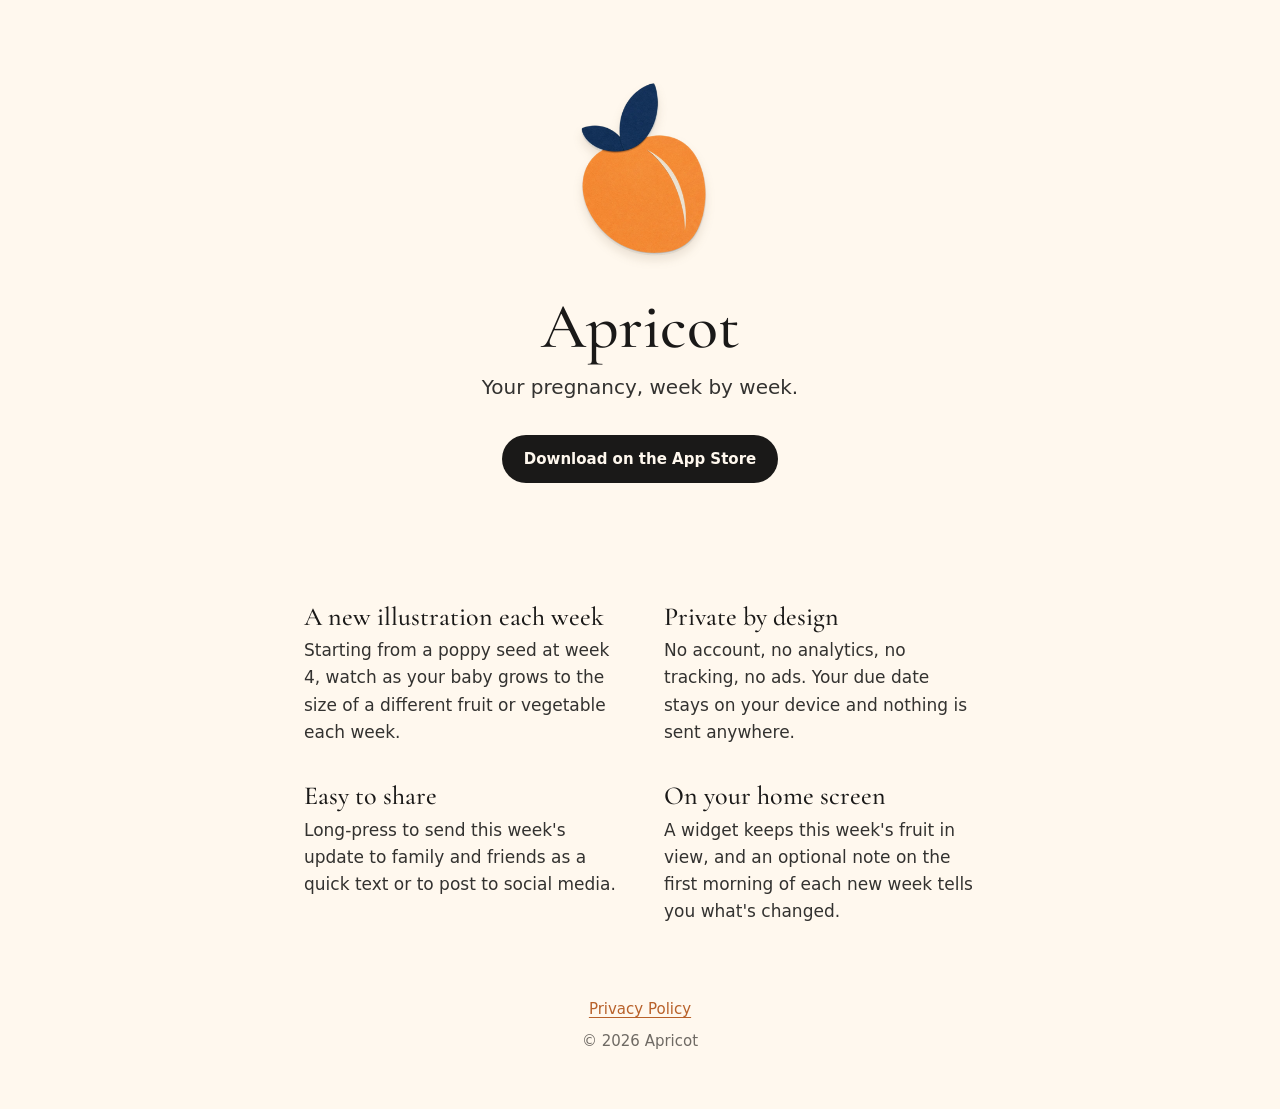
<file: index.html>
<!doctype html>
<html lang="en">
<head>
  <meta charset="utf-8">
  <meta name="viewport" content="width=device-width, initial-scale=1">
  <title>Apricot — your pregnancy, week by week</title>
  <meta name="description" content="Apricot shows how big your baby is each week, as a hand-made paper fruit or vegetable. No accounts, no tracking — everything stays on your iPhone.">
  <meta name="theme-color" content="#fff8ee">
  <meta name="apple-itunes-app" content="app-id=6817573844">
  <link rel="icon" href="images/favicon.png">
  <link rel="apple-touch-icon" href="images/icon.png">
  <link rel="stylesheet" href="style.css">
</head>
<body>
  <main>
    <header class="hero wrap">
      <img class="fruit" src="images/week-13.png" alt="">
      <h1>Apricot</h1>
      <p class="tagline">Your pregnancy, week by week.</p>
      <a class="badge" href="https://apps.apple.com/us/app/apricot-pregnancy-tracker/id6817573844">Download on the App Store</a>
    </header>

    <div class="wrap">
      <section class="features">
        <div>
          <h3>A new illustration each week</h3>
          <p>Starting from a poppy seed at week 4, watch as your baby grows to the size of a different fruit or vegetable each week.</p>
        </div>
        <div>
          <h3>Private by design</h3>
          <p>No account, no analytics, no tracking, no ads. Your due date stays on your device and nothing is sent anywhere.</p>
        </div>
        <div>
          <h3>Easy to share</h3>
          <p>Long-press to send this week's update to family and friends as a quick text or to post to social media.</p>
        </div>
        <div>
          <h3>On your home screen</h3>
          <p>A widget keeps this week's fruit in view, and an optional note on the first morning of each new week tells you what's changed.</p>
        </div>
      </section>
    </div>
  </main>

  <footer class="wrap">
    <nav><a href="privacy.html">Privacy Policy</a></nav>
    <div>© 2026 Apricot</div>
  </footer>
</body>
</html>
</file>
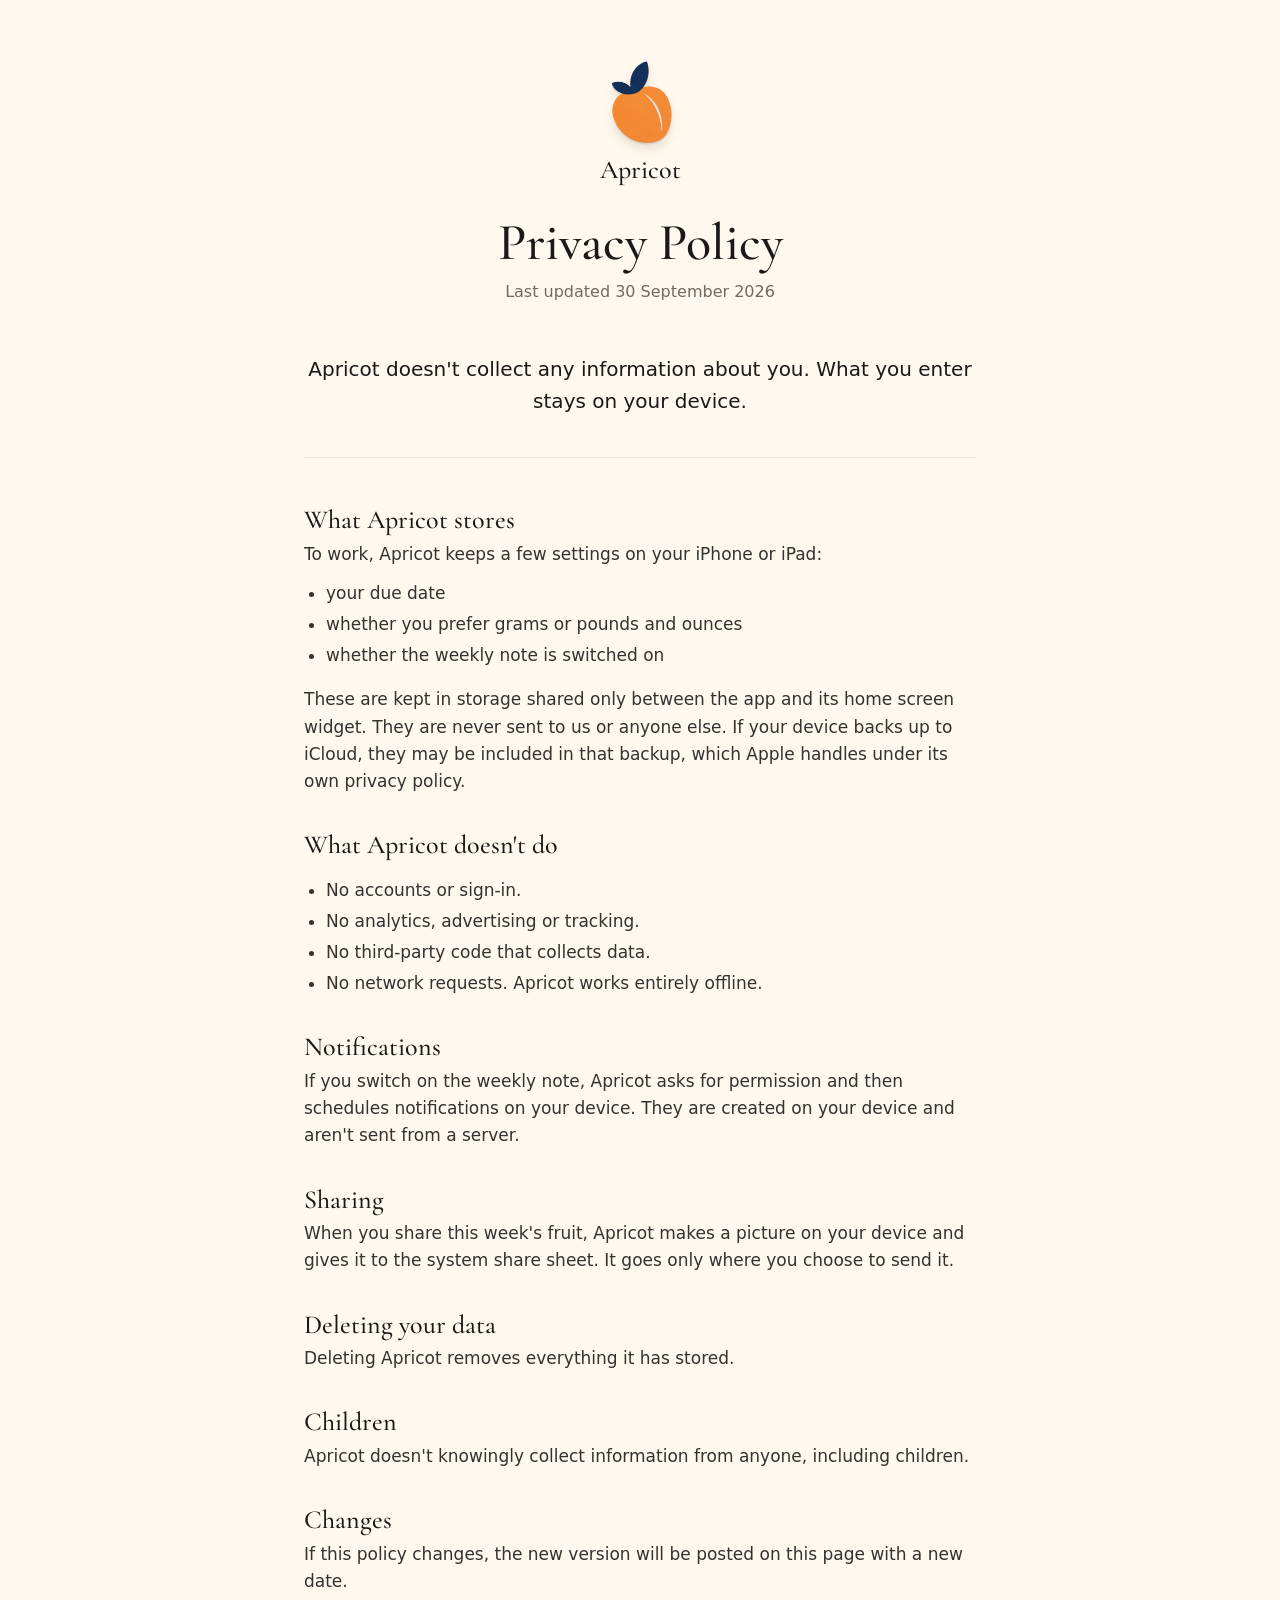
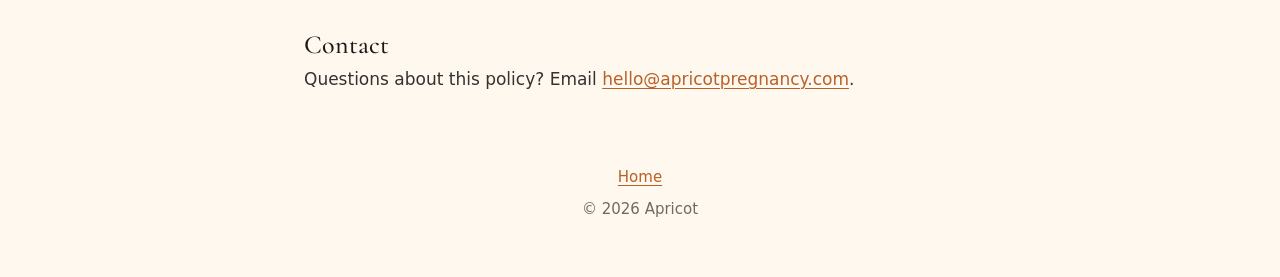
<file: privacy.html>
<!doctype html>
<html lang="en">
<head>
  <meta charset="utf-8">
  <meta name="viewport" content="width=device-width, initial-scale=1">
  <title>Privacy Policy — Apricot</title>
  <meta name="description" content="Apricot collects no data. Your due date and settings stay on your device.">
  <meta name="theme-color" content="#fff8ee">
  <link rel="icon" href="images/favicon.png">
  <link rel="stylesheet" href="style.css">
</head>
<body>
  <main>
    <header class="hero hero-small wrap">
      <a class="home" href="index.html">
        <img class="fruit" src="images/week-13.png" alt="">
        <span class="display">Apricot</span>
      </a>
      <h1>Privacy Policy</h1>
      <p class="tagline">Last updated 30 September 2026</p>
    </header>

    <div class="page wrap">

    <p class="lede">Apricot doesn't collect any information about you. What you enter stays on your device.</p>

    <h2>What Apricot stores</h2>
    <p>To work, Apricot keeps a few settings on your iPhone or iPad:</p>
    <ul>
      <li>your due date</li>
      <li>whether you prefer grams or pounds and ounces</li>
      <li>whether the weekly note is switched on</li>
    </ul>
    <p>These are kept in storage shared only between the app and its home screen widget. They are never sent to us or anyone else. If your device backs up to iCloud, they may be included in that backup, which Apple handles under its own privacy policy.</p>

    <h2>What Apricot doesn't do</h2>
    <ul>
      <li>No accounts or sign-in.</li>
      <li>No analytics, advertising or tracking.</li>
      <li>No third-party code that collects data.</li>
      <li>No network requests. Apricot works entirely offline.</li>
    </ul>

    <h2>Notifications</h2>
    <p>If you switch on the weekly note, Apricot asks for permission and then schedules notifications on your device. They are created on your device and aren't sent from a server.</p>

    <h2>Sharing</h2>
    <p>When you share this week's fruit, Apricot makes a picture on your device and gives it to the system share sheet. It goes only where you choose to send it.</p>

    <h2>Deleting your data</h2>
    <p>Deleting Apricot removes everything it has stored.</p>

    <h2>Children</h2>
    <p>Apricot doesn't knowingly collect information from anyone, including children.</p>

    <h2>Changes</h2>
    <p>If this policy changes, the new version will be posted on this page with a new date.</p>

    <h2>Contact</h2>
    <p>Questions about this policy? Email <a href="mailto:hello@apricotpregnancy.com">hello@apricotpregnancy.com</a>.</p>
    </div>
  </main>

  <footer class="wrap">
    <nav><a href="index.html">Home</a></nav>
    <div>© 2026 Apricot</div>
  </footer>
</body>
</html>
</file>
<file: style.css>
@font-face {
  font-family: "Cormorant Garamond";
  src: url("fonts/CormorantGaramond-Medium.ttf") format("truetype");
  font-weight: 500;
  font-display: swap;
}

/* Apricot's palette, from Shared/Palette.swift. */
:root {
  --paper: #fff8ee;
  --ink: #1a1918;
  --ink-soft: #333230;
  --ink-faint: #6f6a64;
  --link: #b8612a;
  --hairline: rgba(26, 25, 24, 0.08);
  --shadow: rgba(92, 62, 32, 0.12);
}

* { box-sizing: border-box; }

html { -webkit-text-size-adjust: 100%; }

body {
  margin: 0;
  background: var(--paper);
  color: var(--ink);
  font: 17px/1.6 -apple-system, BlinkMacSystemFont, "Segoe UI", system-ui, sans-serif;
  -webkit-font-smoothing: antialiased;
}

a { color: var(--link); text-decoration-thickness: 1px; text-underline-offset: 3px; }
a:hover { text-decoration-thickness: 2px; }

h1, h2, h3, .display {
  font-family: "Cormorant Garamond", Georgia, serif;
  font-weight: 500;
  line-height: 1.1;
  margin: 0;
}

.wrap { max-width: 720px; margin-left: auto; margin-right: auto; padding-left: 24px; padding-right: 24px; }

/* Hero */

.hero { text-align: center; padding: 72px 0 40px; }
.hero .fruit {
  width: 200px; height: 200px;
  filter: drop-shadow(0 1px 0.5px var(--shadow)) drop-shadow(0 6px 5px var(--shadow));
}
.hero h1 { font-size: 64px; margin-top: 12px; }
.hero .tagline { font-size: 20px; color: var(--ink-soft); margin: 8px 0 32px; }

.badge {
  display: inline-block;
  padding: 12px 22px;
  border-radius: 999px;
  background: var(--ink);
  color: var(--paper);
  font-size: 15px;
  font-weight: 600;
  text-decoration: none;
}
.badge:hover { opacity: 0.85; }

/* Features */

.features {
  display: grid;
  grid-template-columns: repeat(2, 1fr);
  gap: 36px 48px;
  padding: 80px 0 24px;
}
.features h3 { font-size: 26px; margin-bottom: 6px; }
.features p { margin: 0; color: var(--ink-soft); }

/* Long-form pages share the home page's hero, smaller, and its feature headings. */

.hero-small { padding: 56px 0 8px; }
.hero-small .home { display: inline-block; color: var(--ink); text-decoration: none; }
.hero-small .fruit { width: 96px; height: 96px; display: block; margin: 0 auto; }
.hero-small .home .display { display: block; font-size: 26px; margin-top: 4px; }
.hero-small h1 { font-size: 52px; margin-top: 28px; }
.hero-small .tagline { font-size: 16px; color: var(--ink-faint); margin-bottom: 0; }

.page { padding-top: 40px; padding-bottom: 24px; }
.page .lede { font-size: 20px; color: var(--ink); text-align: center; margin: 0 0 48px; padding-bottom: 40px; border-bottom: 1px solid var(--hairline); }
.page h2 { font-size: 26px; margin: 36px 0 6px; }
.page p, .page li { color: var(--ink-soft); margin: 0; }
.page p + p, .page p + ul, .page ul + p { margin-top: 12px; }
.page ul { padding-left: 22px; }
.page li + li { margin-top: 4px; }

/* Footer */

footer {
  padding: 48px 0 56px;
  text-align: center;
  font-size: 15px;
  color: var(--ink-faint);
}
footer nav { display: flex; justify-content: center; gap: 24px; margin-bottom: 8px; }

@media (max-width: 640px) {
  body { font-size: 16px; }
  .hero { padding-top: 48px; }
  .hero .fruit { width: 160px; height: 160px; }
  .hero h1 { font-size: 52px; }
  .features { grid-template-columns: 1fr; gap: 28px; padding-top: 64px; }
  .wrap { padding-left: 20px; padding-right: 20px; }
  .hero-small { padding-top: 40px; }
  .hero-small .fruit { width: 88px; height: 88px; }
  .hero-small h1 { font-size: 42px; }
}
</file>
